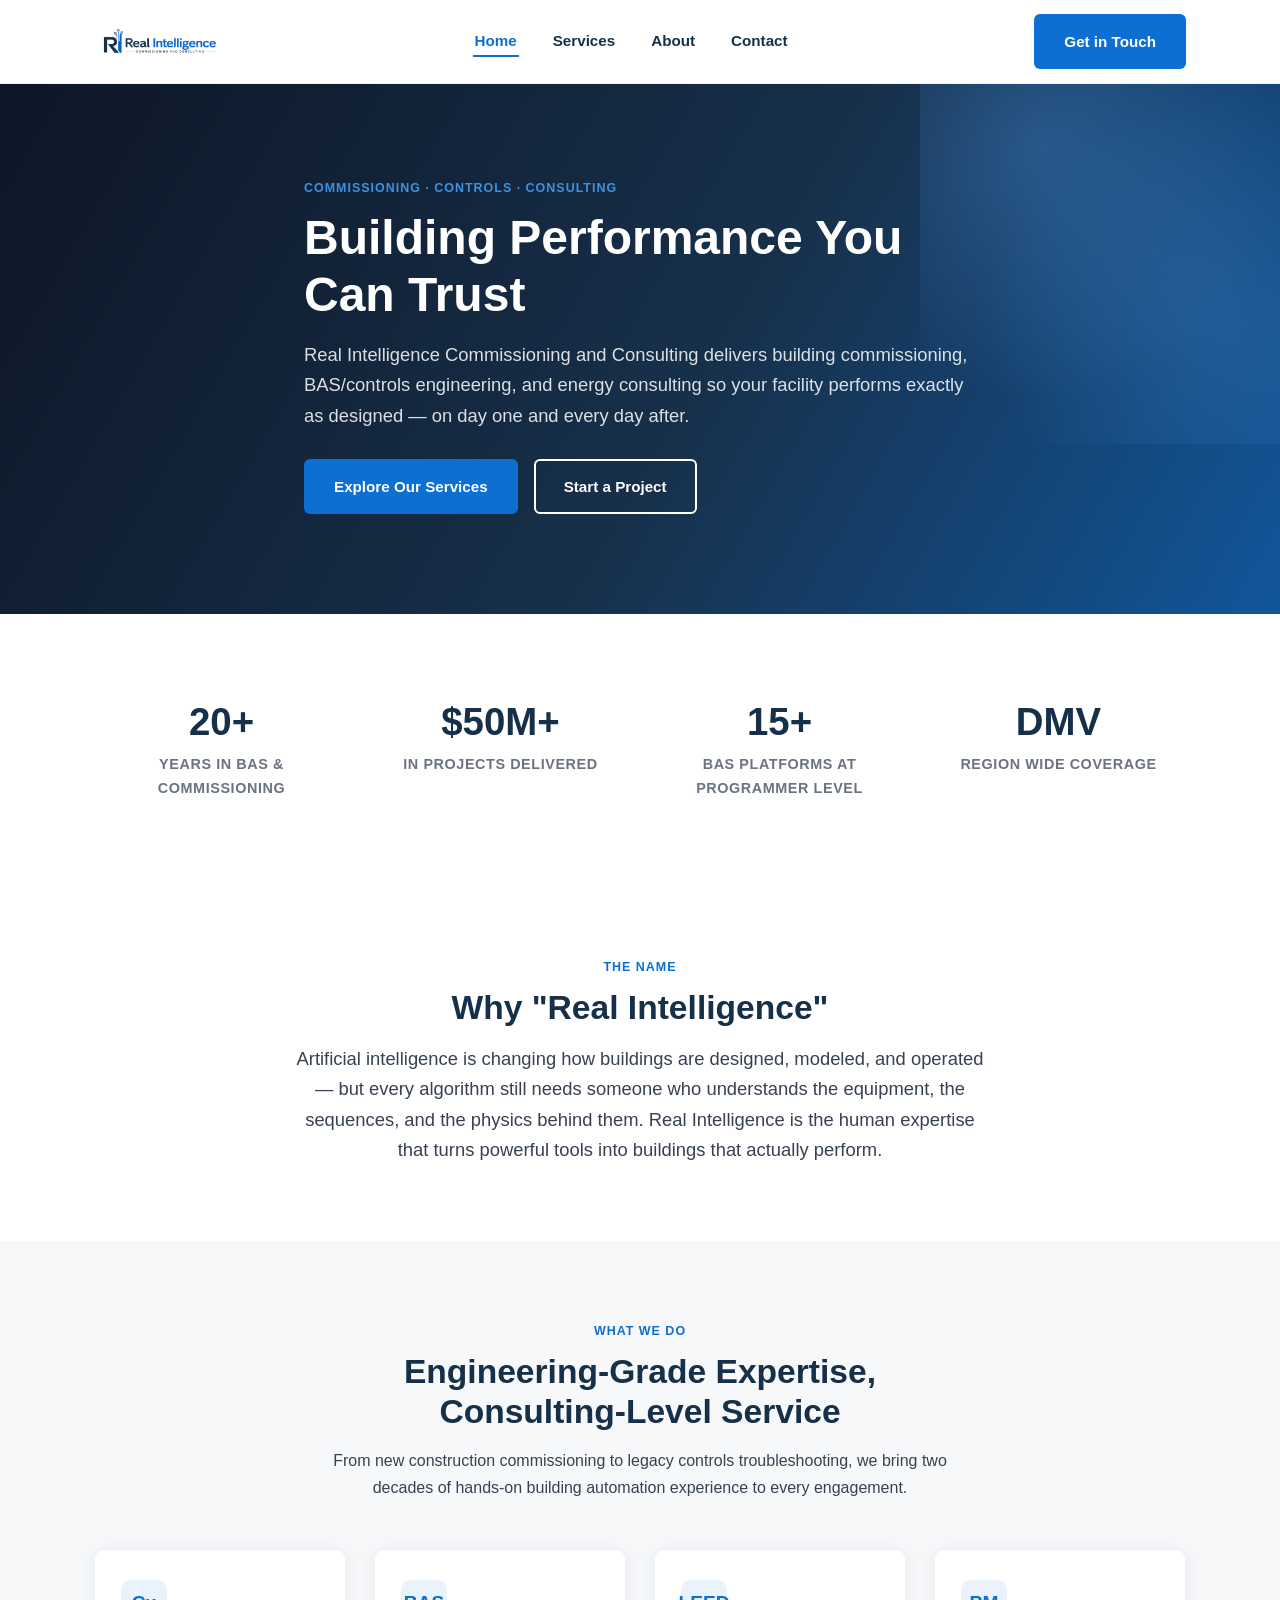
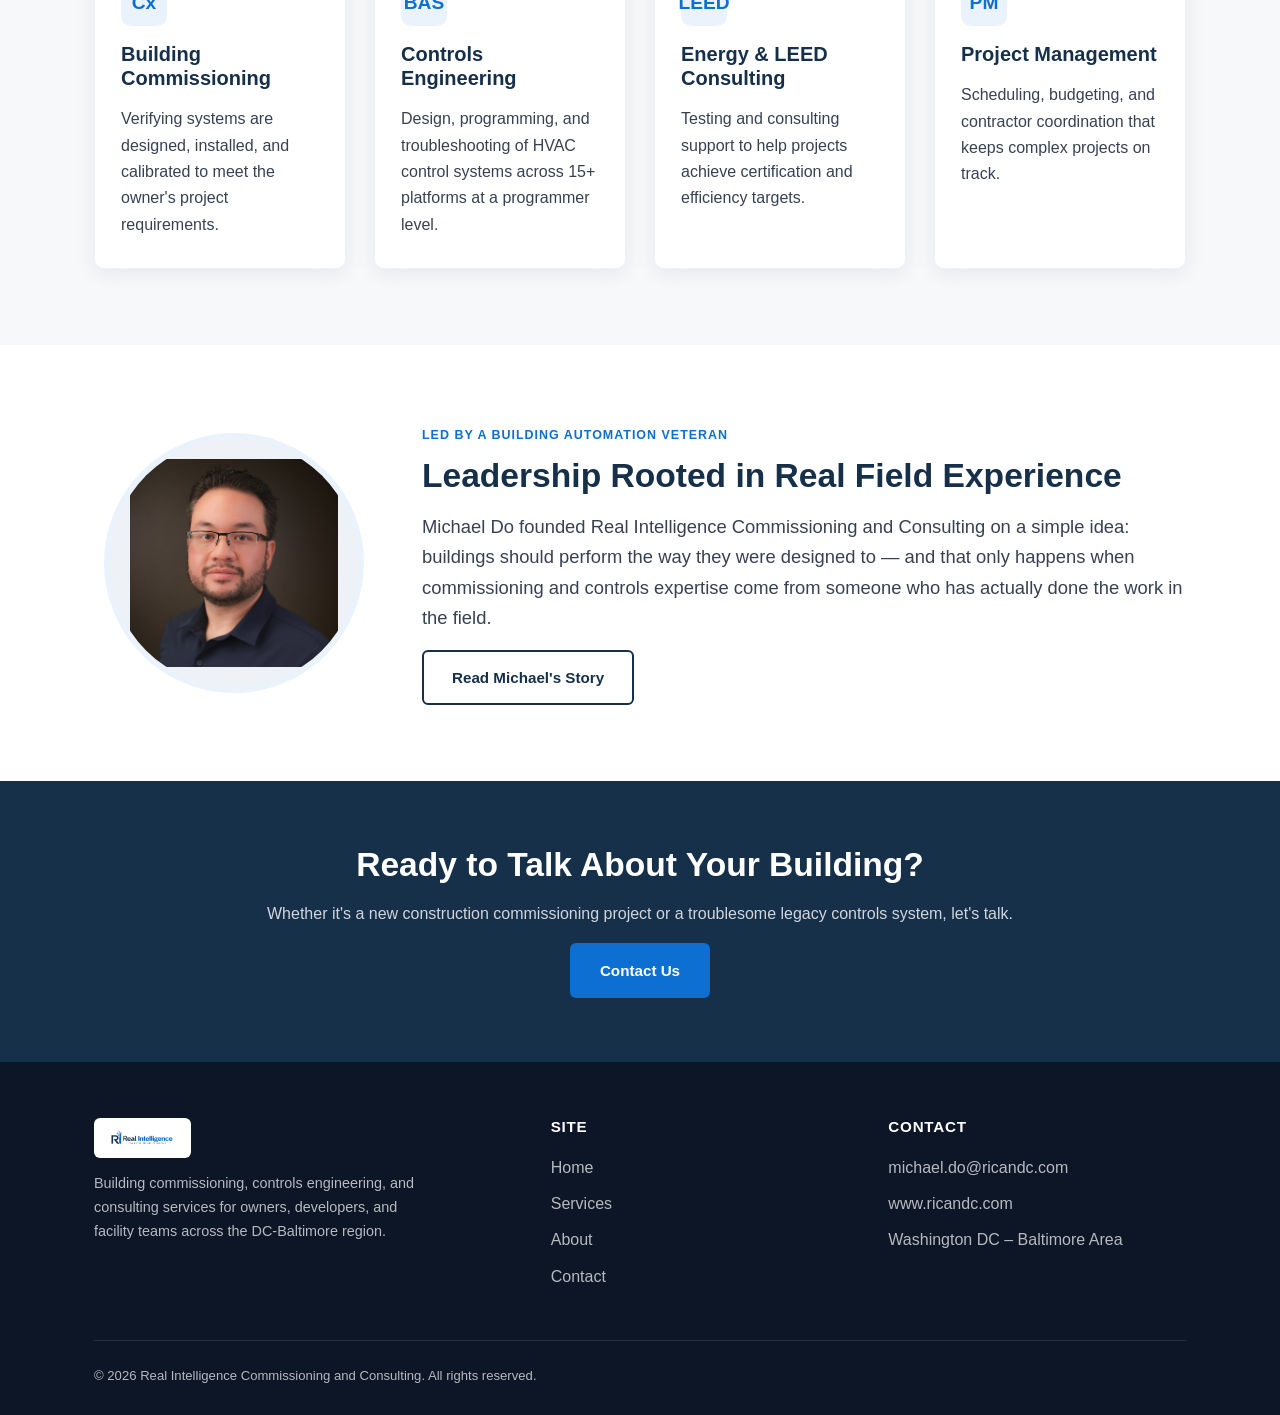
<file: index.html>
<!DOCTYPE html>
<html lang="en">
<head>
<meta charset="UTF-8">
<meta name="viewport" content="width=device-width, initial-scale=1.0">
<title>Real Intelligence Commissioning and Consulting | Building Commissioning &amp; Controls Experts</title>
<meta name="description" content="Real Intelligence Commissioning and Consulting provides building commissioning, BAS/controls engineering, and energy consulting services across the DC-Baltimore region.">
<link rel="stylesheet" href="css/style.css">
</head>
<body>

<header class="site-header">
  <div class="nav-wrap">
    <a href="index.html" class="brand">
      <img src="assets/logo.png" alt="Real Intelligence Commissioning and Consulting logo">
    </a>
    <nav>
      <ul class="nav-links">
        <li><a href="index.html" class="active">Home</a></li>
        <li><a href="services.html">Services</a></li>
        <li><a href="about.html">About</a></li>
        <li><a href="contact.html">Contact</a></li>
      </ul>
    </nav>
    <div class="nav-cta">
      <a href="contact.html" class="btn btn-primary">Get in Touch</a>
      <button class="nav-toggle" aria-label="Toggle navigation">&#9776;</button>
    </div>
  </div>
</header>

<section class="hero">
  <div class="container">
    <span class="eyebrow">Commissioning &middot; Controls &middot; Consulting</span>
    <h1>Building Performance You Can Trust</h1>
    <p class="lead">Real Intelligence Commissioning and Consulting delivers building commissioning, BAS/controls engineering, and energy consulting so your facility performs exactly as designed &mdash; on day one and every day after.</p>
    <div class="hero-actions">
      <a href="services.html" class="btn btn-primary">Explore Our Services</a>
      <a href="contact.html" class="btn btn-outline">Start a Project</a>
    </div>
  </div>
</section>

<section>
  <div class="container">
    <div class="stats">
      <div>
        <div class="stat-num">20+</div>
        <div class="stat-label">Years in BAS &amp; Commissioning</div>
      </div>
      <div>
        <div class="stat-num">$50M+</div>
        <div class="stat-label">In Projects Delivered</div>
      </div>
      <div>
        <div class="stat-num">15+</div>
        <div class="stat-label">BAS Platforms at Programmer Level</div>
      </div>
      <div>
        <div class="stat-num">DMV</div>
        <div class="stat-label">Region Wide Coverage</div>
      </div>
    </div>
  </div>
</section>

<section>
  <div class="container text-center">
    <span class="eyebrow">The Name</span>
    <h2>Why "Real Intelligence"</h2>
    <p class="lead" style="max-width:700px;margin:0 auto;">Artificial intelligence is changing how buildings are designed, modeled, and operated &mdash; but every algorithm still needs someone who understands the equipment, the sequences, and the physics behind them. Real Intelligence is the human expertise that turns powerful tools into buildings that actually perform.</p>
  </div>
</section>

<section class="section-alt">
  <div class="container">
    <div class="section-head">
      <span class="eyebrow">What We Do</span>
      <h2>Engineering-Grade Expertise, Consulting-Level Service</h2>
      <p>From new construction commissioning to legacy controls troubleshooting, we bring two decades of hands-on building automation experience to every engagement.</p>
    </div>
    <div class="grid grid-4">
      <div class="card">
        <div class="card-icon">Cx</div>
        <h3>Building Commissioning</h3>
        <p>Verifying systems are designed, installed, and calibrated to meet the owner's project requirements.</p>
      </div>
      <div class="card">
        <div class="card-icon">BAS</div>
        <h3>Controls Engineering</h3>
        <p>Design, programming, and troubleshooting of HVAC control systems across 15+ platforms at a programmer level.</p>
      </div>
      <div class="card">
        <div class="card-icon">LEED</div>
        <h3>Energy &amp; LEED Consulting</h3>
        <p>Testing and consulting support to help projects achieve certification and efficiency targets.</p>
      </div>
      <div class="card">
        <div class="card-icon">PM</div>
        <h3>Project Management</h3>
        <p>Scheduling, budgeting, and contractor coordination that keeps complex projects on track.</p>
      </div>
    </div>
  </div>
</section>

<section>
  <div class="container">
    <div class="about-hero">
      <div class="headshot-frame">
        <img src="assets/headshot.jpg" alt="Michael Do, Founder of Real Intelligence Commissioning and Consulting">
      </div>
      <div>
        <span class="eyebrow">Led by a Building Automation Veteran</span>
        <h2>Leadership Rooted in Real Field Experience</h2>
        <p class="lead">Michael Do founded Real Intelligence Commissioning and Consulting on a simple idea: buildings should perform the way they were designed to &mdash; and that only happens when commissioning and controls expertise come from someone who has actually done the work in the field.</p>
        <a href="about.html" class="btn btn-outline-navy">Read Michael's Story</a>
      </div>
    </div>
  </div>
</section>

<section class="cta-band">
  <div class="container">
    <h2>Ready to Talk About Your Building?</h2>
    <p>Whether it's a new construction commissioning project or a troublesome legacy controls system, let's talk.</p>
    <a href="contact.html" class="btn btn-primary">Contact Us</a>
  </div>
</section>

<footer class="site-footer">
  <div class="container">
    <div class="footer-grid">
      <div class="footer-brand">
        <img src="assets/logo.png" alt="Real Intelligence Commissioning and Consulting">
        <p>Building commissioning, controls engineering, and consulting services for owners, developers, and facility teams across the DC-Baltimore region.</p>
      </div>
      <div>
        <h4>Site</h4>
        <ul>
          <li><a href="index.html">Home</a></li>
          <li><a href="services.html">Services</a></li>
          <li><a href="about.html">About</a></li>
          <li><a href="contact.html">Contact</a></li>
        </ul>
      </div>
      <div>
        <h4>Contact</h4>
        <ul>
          <li><a href="mailto:michael.do@ricandc.com">michael.do@ricandc.com</a></li>
          <li>www.ricandc.com</li>
          <li>Washington DC &ndash; Baltimore Area</li>
        </ul>
      </div>
    </div>
    <div class="footer-bottom">
      <span>&copy; <span id="year"></span> Real Intelligence Commissioning and Consulting. All rights reserved.</span>
    </div>
  </div>
</footer>

<script src="assets/main.js"></script>
<script>document.getElementById('year').textContent = new Date().getFullYear();</script>
</body>
</html>
</file>
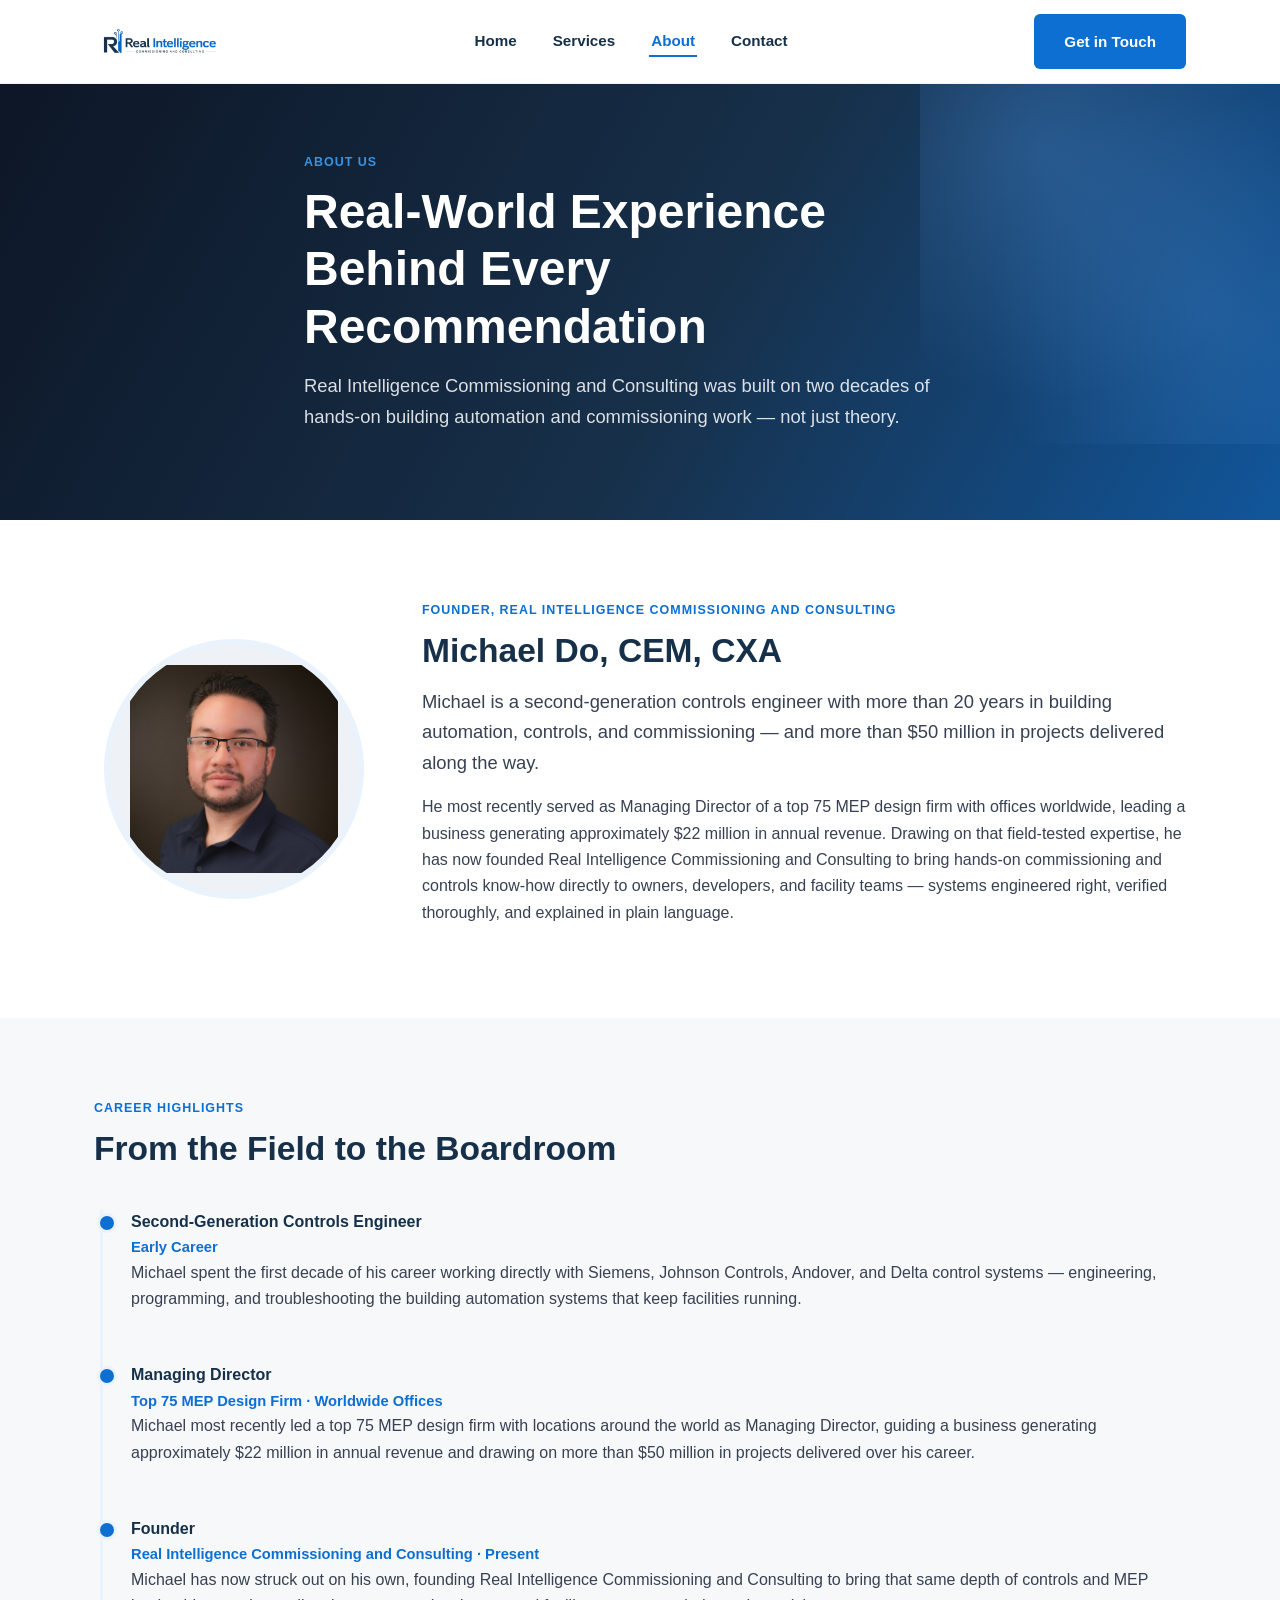
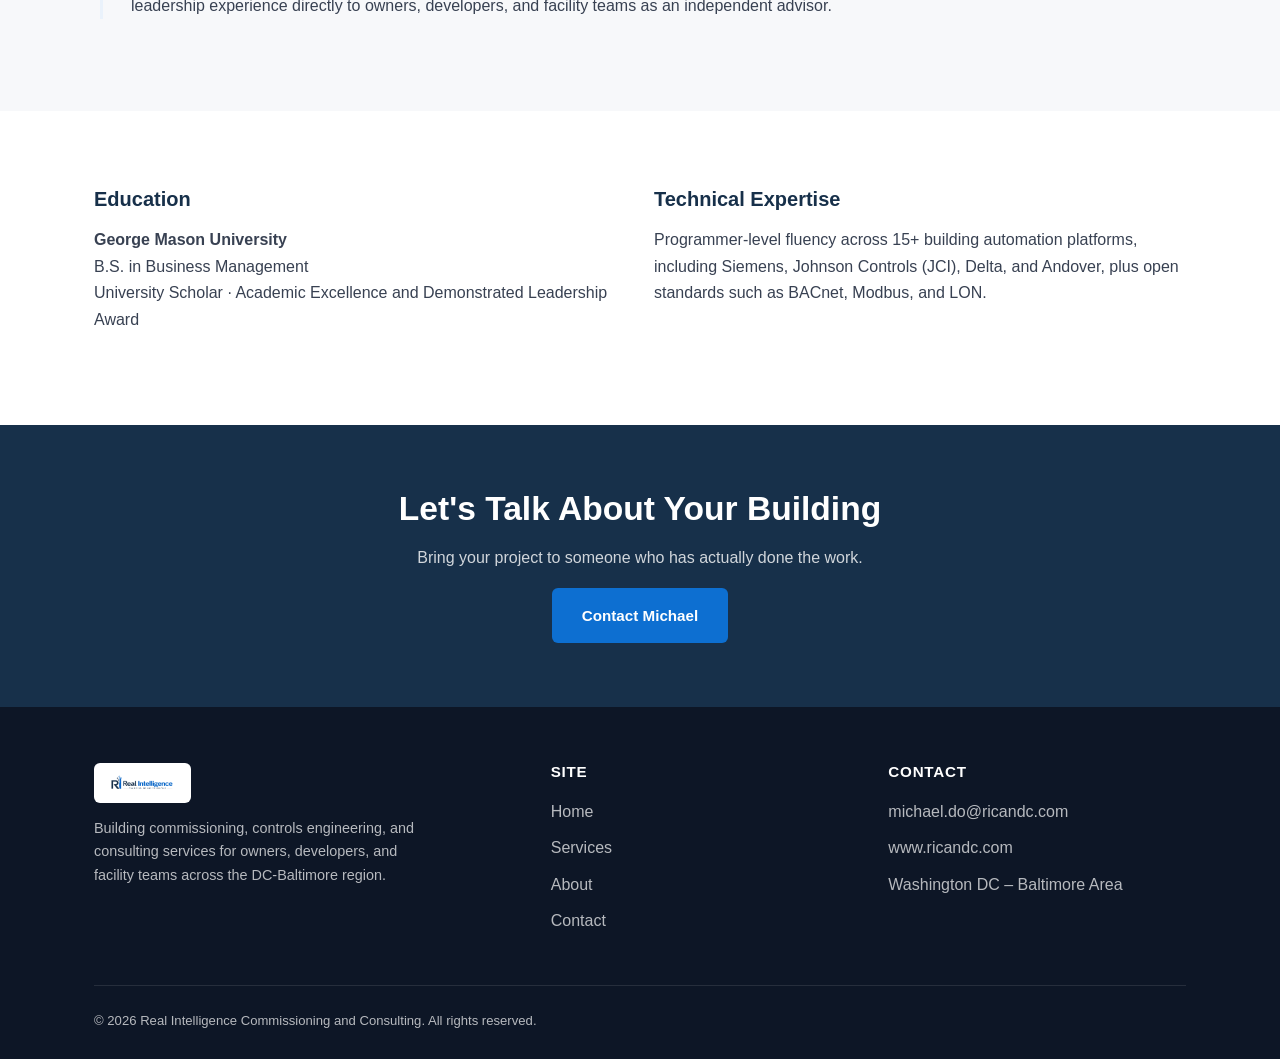
<file: about.html>
<!DOCTYPE html>
<html lang="en">
<head>
<meta charset="UTF-8">
<meta name="viewport" content="width=device-width, initial-scale=1.0">
<title>About | Real Intelligence Commissioning and Consulting</title>
<meta name="description" content="Meet Michael Do, founder of Real Intelligence Commissioning and Consulting, bringing 20+ years of building automation, controls, and commissioning experience.">
<link rel="stylesheet" href="css/style.css">
</head>
<body>

<header class="site-header">
  <div class="nav-wrap">
    <a href="index.html" class="brand">
      <img src="assets/logo.png" alt="Real Intelligence Commissioning and Consulting logo">
    </a>
    <nav>
      <ul class="nav-links">
        <li><a href="index.html">Home</a></li>
        <li><a href="services.html">Services</a></li>
        <li><a href="about.html" class="active">About</a></li>
        <li><a href="contact.html">Contact</a></li>
      </ul>
    </nav>
    <div class="nav-cta">
      <a href="contact.html" class="btn btn-primary">Get in Touch</a>
      <button class="nav-toggle" aria-label="Toggle navigation">&#9776;</button>
    </div>
  </div>
</header>

<section class="hero hero-sm">
  <div class="container">
    <span class="eyebrow">About Us</span>
    <h1>Real-World Experience Behind Every Recommendation</h1>
    <p class="lead">Real Intelligence Commissioning and Consulting was built on two decades of hands-on building automation and commissioning work &mdash; not just theory.</p>
  </div>
</section>

<section>
  <div class="container">
    <div class="about-hero">
      <div class="headshot-frame">
        <img src="assets/headshot.jpg" alt="Michael Do, Founder of Real Intelligence Commissioning and Consulting">
      </div>
      <div>
        <span class="eyebrow">Founder, Real Intelligence Commissioning and Consulting</span>
        <h2 class="mt-0">Michael Do, CEM, CXA</h2>
        <p class="lead">Michael is a second-generation controls engineer with more than 20 years in building automation, controls, and commissioning &mdash; and more than $50 million in projects delivered along the way.</p>
        <p>He most recently served as Managing Director of a top 75 MEP design firm with offices worldwide, leading a business generating approximately $22 million in annual revenue. Drawing on that field-tested expertise, he has now founded Real Intelligence Commissioning and Consulting to bring hands-on commissioning and controls know-how directly to owners, developers, and facility teams &mdash; systems engineered right, verified thoroughly, and explained in plain language.</p>
      </div>
    </div>
  </div>
</section>

<section class="section-alt">
  <div class="container">
    <div class="section-head left">
      <span class="eyebrow">Career Highlights</span>
      <h2>From the Field to the Boardroom</h2>
    </div>
    <div class="timeline">
      <div class="timeline-item">
        <div class="role">Second-Generation Controls Engineer</div>
        <div class="org">Early Career</div>
        <p>Michael spent the first decade of his career working directly with Siemens, Johnson Controls, Andover, and Delta control systems &mdash; engineering, programming, and troubleshooting the building automation systems that keep facilities running.</p>
      </div>
      <div class="timeline-item">
        <div class="role">Managing Director</div>
        <div class="org">Top 75 MEP Design Firm &middot; Worldwide Offices</div>
        <p>Michael most recently led a top 75 MEP design firm with locations around the world as Managing Director, guiding a business generating approximately $22 million in annual revenue and drawing on more than $50 million in projects delivered over his career.</p>
      </div>
      <div class="timeline-item">
        <div class="role">Founder</div>
        <div class="org">Real Intelligence Commissioning and Consulting &middot; Present</div>
        <p>Michael has now struck out on his own, founding Real Intelligence Commissioning and Consulting to bring that same depth of controls and MEP leadership experience directly to owners, developers, and facility teams as an independent advisor.</p>
      </div>
    </div>
  </div>
</section>

<section>
  <div class="container">
    <div class="grid grid-2">
      <div>
        <h3>Education</h3>
        <p><strong>George Mason University</strong><br>B.S. in Business Management<br>University Scholar &middot; Academic Excellence and Demonstrated Leadership Award</p>
      </div>
      <div>
        <h3>Technical Expertise</h3>
        <p>Programmer-level fluency across 15+ building automation platforms, including Siemens, Johnson Controls (JCI), Delta, and Andover, plus open standards such as BACnet, Modbus, and LON.</p>
      </div>
    </div>
  </div>
</section>

<section class="cta-band">
  <div class="container">
    <h2>Let's Talk About Your Building</h2>
    <p>Bring your project to someone who has actually done the work.</p>
    <a href="contact.html" class="btn btn-primary">Contact Michael</a>
  </div>
</section>

<footer class="site-footer">
  <div class="container">
    <div class="footer-grid">
      <div class="footer-brand">
        <img src="assets/logo.png" alt="Real Intelligence Commissioning and Consulting">
        <p>Building commissioning, controls engineering, and consulting services for owners, developers, and facility teams across the DC-Baltimore region.</p>
      </div>
      <div>
        <h4>Site</h4>
        <ul>
          <li><a href="index.html">Home</a></li>
          <li><a href="services.html">Services</a></li>
          <li><a href="about.html">About</a></li>
          <li><a href="contact.html">Contact</a></li>
        </ul>
      </div>
      <div>
        <h4>Contact</h4>
        <ul>
          <li><a href="mailto:michael.do@ricandc.com">michael.do@ricandc.com</a></li>
          <li>www.ricandc.com</li>
          <li>Washington DC &ndash; Baltimore Area</li>
        </ul>
      </div>
    </div>
    <div class="footer-bottom">
      <span>&copy; <span id="year"></span> Real Intelligence Commissioning and Consulting. All rights reserved.</span>
    </div>
  </div>
</footer>

<script src="assets/main.js"></script>
<script>document.getElementById('year').textContent = new Date().getFullYear();</script>
</body>
</html>
</file>
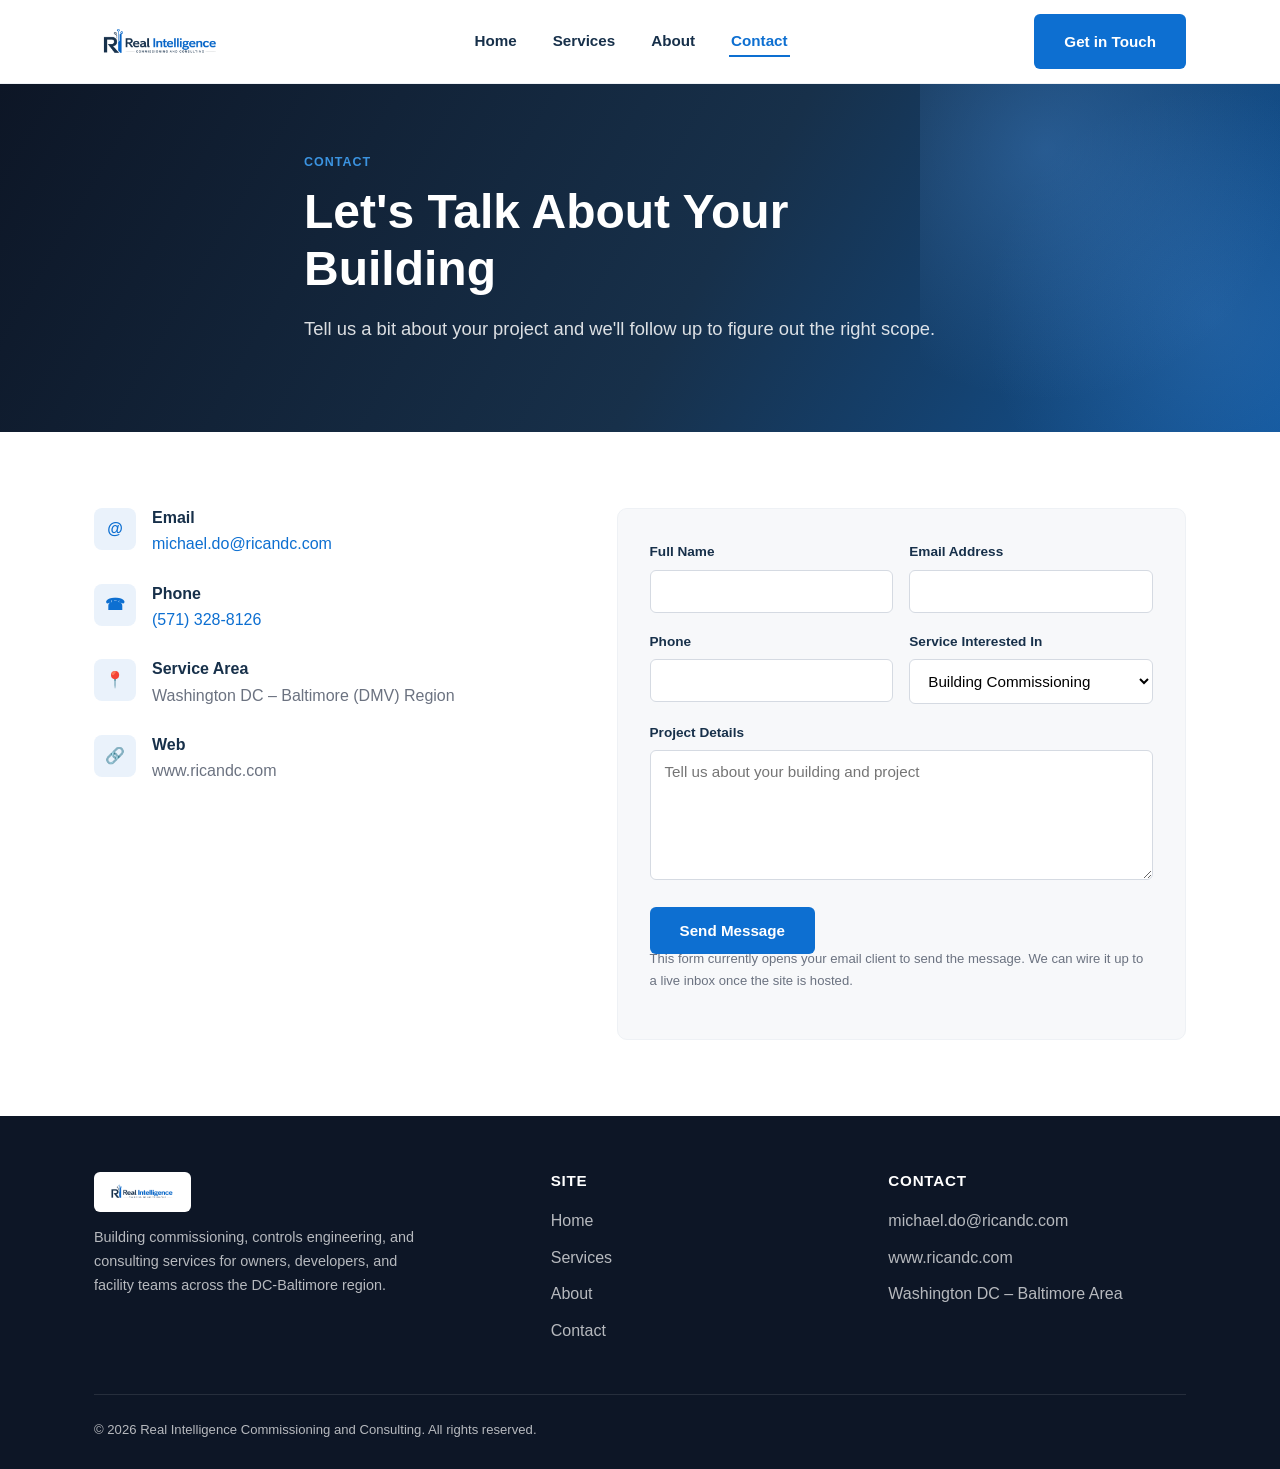
<file: contact.html>
<!DOCTYPE html>
<html lang="en">
<head>
<meta charset="UTF-8">
<meta name="viewport" content="width=device-width, initial-scale=1.0">
<title>Contact | Real Intelligence Commissioning and Consulting</title>
<meta name="description" content="Get in touch with Real Intelligence Commissioning and Consulting to discuss your building commissioning, controls, or consulting project.">
<link rel="stylesheet" href="css/style.css">
</head>
<body>

<header class="site-header">
  <div class="nav-wrap">
    <a href="index.html" class="brand">
      <img src="assets/logo.png" alt="Real Intelligence Commissioning and Consulting logo">
    </a>
    <nav>
      <ul class="nav-links">
        <li><a href="index.html">Home</a></li>
        <li><a href="services.html">Services</a></li>
        <li><a href="about.html">About</a></li>
        <li><a href="contact.html" class="active">Contact</a></li>
      </ul>
    </nav>
    <div class="nav-cta">
      <a href="contact.html" class="btn btn-primary">Get in Touch</a>
      <button class="nav-toggle" aria-label="Toggle navigation">&#9776;</button>
    </div>
  </div>
</header>

<section class="hero hero-sm">
  <div class="container">
    <span class="eyebrow">Contact</span>
    <h1>Let's Talk About Your Building</h1>
    <p class="lead">Tell us a bit about your project and we'll follow up to figure out the right scope.</p>
  </div>
</section>

<section>
  <div class="container">
    <div class="contact-grid">
      <div>
        <div class="contact-info-item">
          <div class="icon">@</div>
          <div>
            <h3>Email</h3>
            <p><a href="mailto:michael.do@ricandc.com">michael.do@ricandc.com</a></p>
          </div>
        </div>
        <div class="contact-info-item">
          <div class="icon">&#9742;</div>
          <div>
            <h3>Phone</h3>
            <p><a href="tel:+15713288126">(571) 328-8126</a></p>
          </div>
        </div>
        <div class="contact-info-item">
          <div class="icon">&#128205;</div>
          <div>
            <h3>Service Area</h3>
            <p>Washington DC &ndash; Baltimore (DMV) Region</p>
          </div>
        </div>
        <div class="contact-info-item">
          <div class="icon">&#128279;</div>
          <div>
            <h3>Web</h3>
            <p>www.ricandc.com</p>
          </div>
        </div>
      </div>

      <form class="contact-form">
        <div class="form-row">
          <div>
            <label for="name">Full Name</label>
            <input type="text" id="name" name="name" required>
          </div>
          <div>
            <label for="email">Email Address</label>
            <input type="email" id="email" name="email" required>
          </div>
        </div>
        <div class="form-row">
          <div>
            <label for="phone">Phone</label>
            <input type="tel" id="phone" name="phone">
          </div>
          <div>
            <label for="service">Service Interested In</label>
            <select id="service" name="service">
              <option>Building Commissioning</option>
              <option>BAS / Controls Engineering</option>
              <option>LEED / Energy Consulting</option>
              <option>Project Management</option>
              <option>Other</option>
            </select>
          </div>
        </div>
        <label for="message">Project Details</label>
        <textarea id="message" name="message" placeholder="Tell us about your building and project"></textarea>
        <button type="submit" class="btn btn-primary">Send Message</button>
        <p class="form-note">This form currently opens your email client to send the message. We can wire it up to a live inbox once the site is hosted.</p>
      </form>
    </div>
  </div>
</section>

<footer class="site-footer">
  <div class="container">
    <div class="footer-grid">
      <div class="footer-brand">
        <img src="assets/logo.png" alt="Real Intelligence Commissioning and Consulting">
        <p>Building commissioning, controls engineering, and consulting services for owners, developers, and facility teams across the DC-Baltimore region.</p>
      </div>
      <div>
        <h4>Site</h4>
        <ul>
          <li><a href="index.html">Home</a></li>
          <li><a href="services.html">Services</a></li>
          <li><a href="about.html">About</a></li>
          <li><a href="contact.html">Contact</a></li>
        </ul>
      </div>
      <div>
        <h4>Contact</h4>
        <ul>
          <li><a href="mailto:michael.do@ricandc.com">michael.do@ricandc.com</a></li>
          <li>www.ricandc.com</li>
          <li>Washington DC &ndash; Baltimore Area</li>
        </ul>
      </div>
    </div>
    <div class="footer-bottom">
      <span>&copy; <span id="year"></span> Real Intelligence Commissioning and Consulting. All rights reserved.</span>
    </div>
  </div>
</footer>

<script src="assets/main.js"></script>
<script>document.getElementById('year').textContent = new Date().getFullYear();</script>
</body>
</html>
</file>
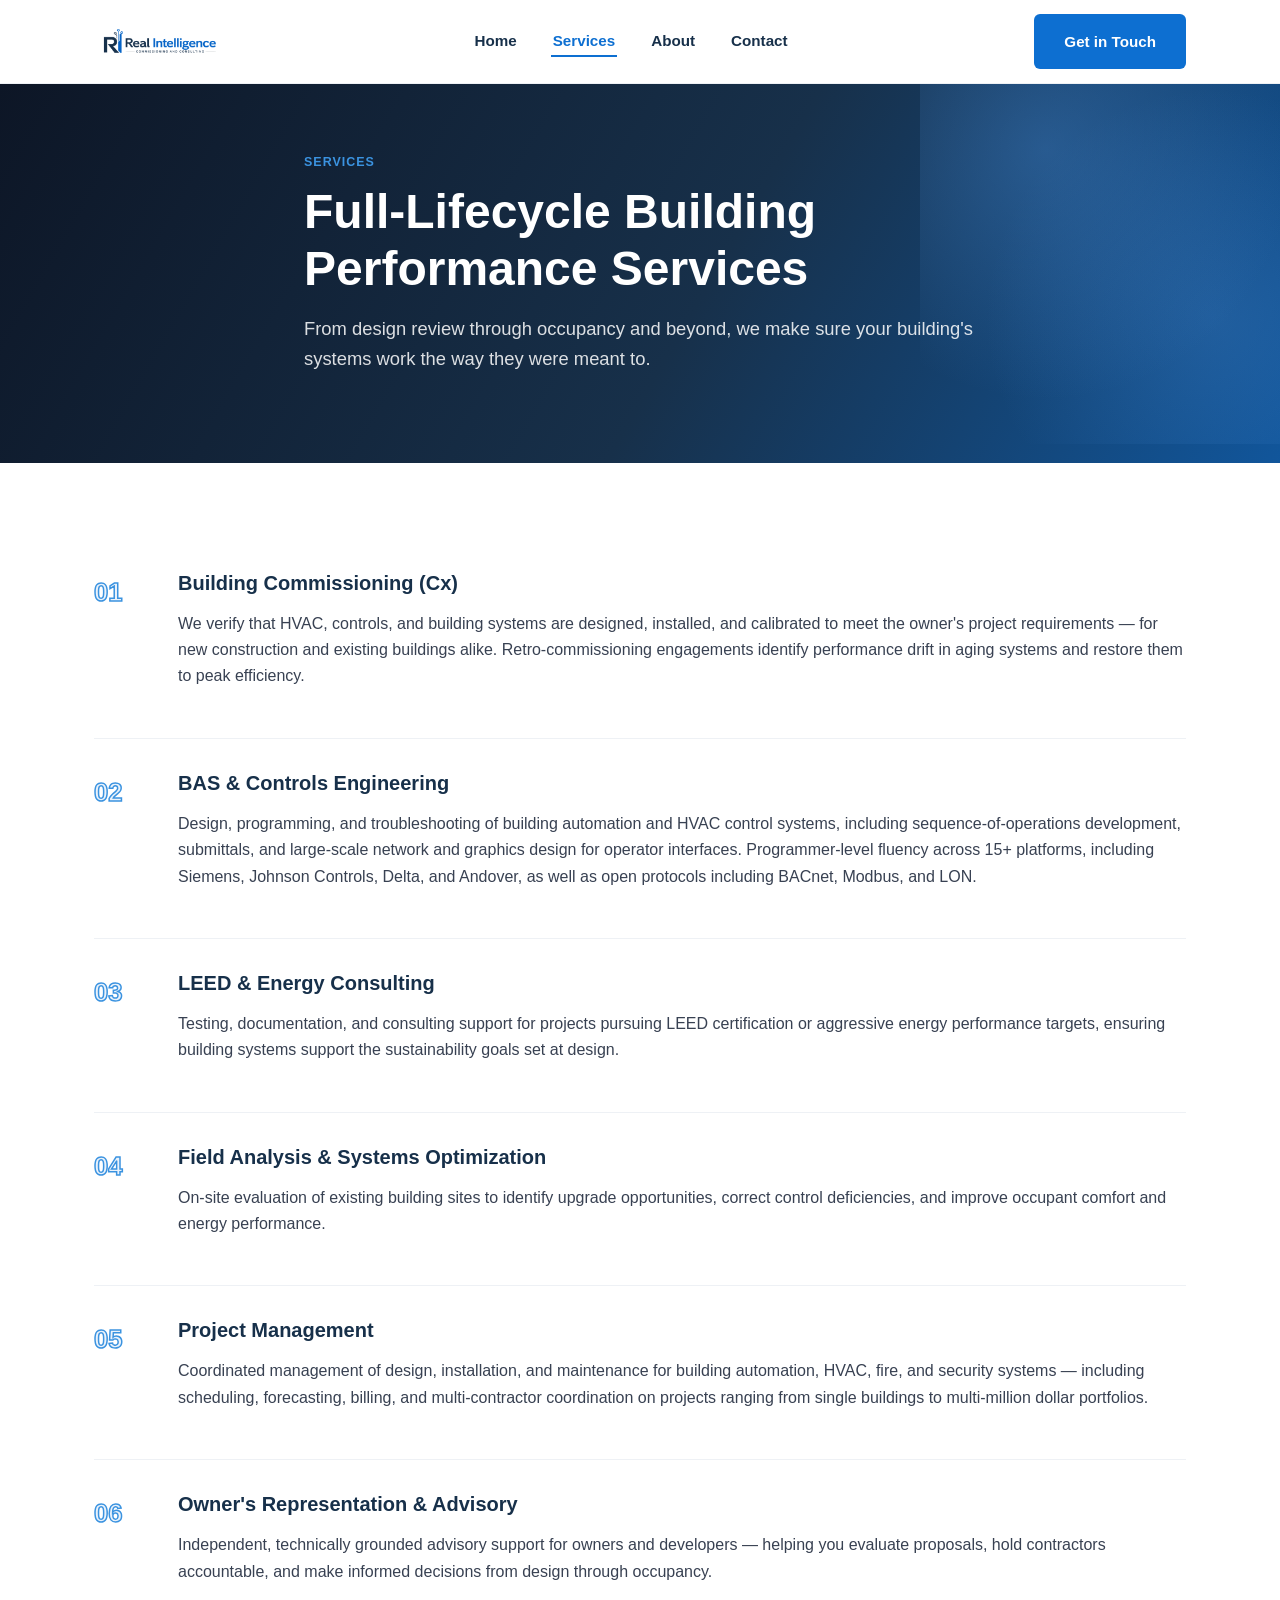
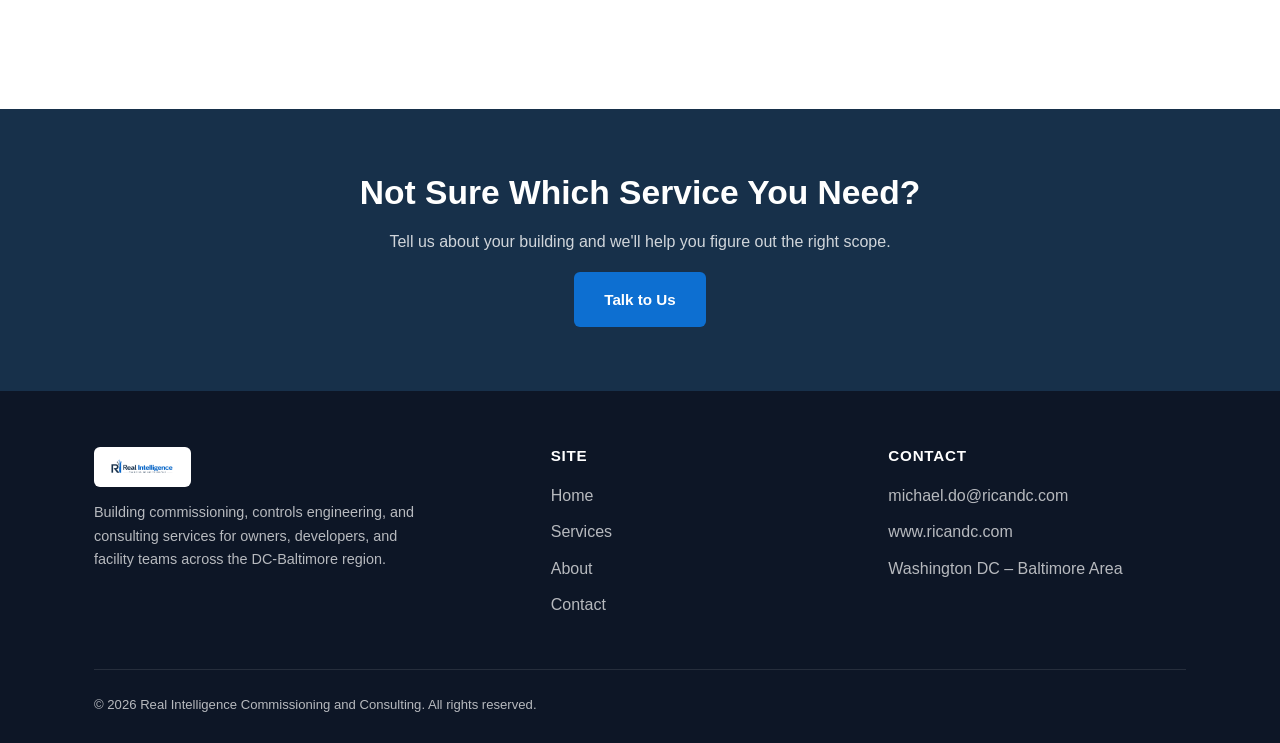
<file: services.html>
<!DOCTYPE html>
<html lang="en">
<head>
<meta charset="UTF-8">
<meta name="viewport" content="width=device-width, initial-scale=1.0">
<title>Services | Real Intelligence Commissioning and Consulting</title>
<meta name="description" content="Building commissioning, BAS/controls engineering, LEED and energy consulting, and project management services from Real Intelligence Commissioning and Consulting.">
<link rel="stylesheet" href="css/style.css">
</head>
<body>

<header class="site-header">
  <div class="nav-wrap">
    <a href="index.html" class="brand">
      <img src="assets/logo.png" alt="Real Intelligence Commissioning and Consulting logo">
    </a>
    <nav>
      <ul class="nav-links">
        <li><a href="index.html">Home</a></li>
        <li><a href="services.html" class="active">Services</a></li>
        <li><a href="about.html">About</a></li>
        <li><a href="contact.html">Contact</a></li>
      </ul>
    </nav>
    <div class="nav-cta">
      <a href="contact.html" class="btn btn-primary">Get in Touch</a>
      <button class="nav-toggle" aria-label="Toggle navigation">&#9776;</button>
    </div>
  </div>
</header>

<section class="hero hero-sm">
  <div class="container">
    <span class="eyebrow">Services</span>
    <h1>Full-Lifecycle Building Performance Services</h1>
    <p class="lead">From design review through occupancy and beyond, we make sure your building's systems work the way they were meant to.</p>
  </div>
</section>

<section>
  <div class="container">
    <div class="service-detail">
      <div class="num">01</div>
      <div>
        <h3>Building Commissioning (Cx)</h3>
        <p>We verify that HVAC, controls, and building systems are designed, installed, and calibrated to meet the owner's project requirements &mdash; for new construction and existing buildings alike. Retro-commissioning engagements identify performance drift in aging systems and restore them to peak efficiency.</p>
      </div>
    </div>
    <div class="service-detail">
      <div class="num">02</div>
      <div>
        <h3>BAS &amp; Controls Engineering</h3>
        <p>Design, programming, and troubleshooting of building automation and HVAC control systems, including sequence-of-operations development, submittals, and large-scale network and graphics design for operator interfaces. Programmer-level fluency across 15+ platforms, including Siemens, Johnson Controls, Delta, and Andover, as well as open protocols including BACnet, Modbus, and LON.</p>
      </div>
    </div>
    <div class="service-detail">
      <div class="num">03</div>
      <div>
        <h3>LEED &amp; Energy Consulting</h3>
        <p>Testing, documentation, and consulting support for projects pursuing LEED certification or aggressive energy performance targets, ensuring building systems support the sustainability goals set at design.</p>
      </div>
    </div>
    <div class="service-detail">
      <div class="num">04</div>
      <div>
        <h3>Field Analysis &amp; Systems Optimization</h3>
        <p>On-site evaluation of existing building sites to identify upgrade opportunities, correct control deficiencies, and improve occupant comfort and energy performance.</p>
      </div>
    </div>
    <div class="service-detail">
      <div class="num">05</div>
      <div>
        <h3>Project Management</h3>
        <p>Coordinated management of design, installation, and maintenance for building automation, HVAC, fire, and security systems &mdash; including scheduling, forecasting, billing, and multi-contractor coordination on projects ranging from single buildings to multi-million dollar portfolios.</p>
      </div>
    </div>
    <div class="service-detail">
      <div class="num">06</div>
      <div>
        <h3>Owner's Representation &amp; Advisory</h3>
        <p>Independent, technically grounded advisory support for owners and developers &mdash; helping you evaluate proposals, hold contractors accountable, and make informed decisions from design through occupancy.</p>
      </div>
    </div>
  </div>
</section>

<section class="cta-band">
  <div class="container">
    <h2>Not Sure Which Service You Need?</h2>
    <p>Tell us about your building and we'll help you figure out the right scope.</p>
    <a href="contact.html" class="btn btn-primary">Talk to Us</a>
  </div>
</section>

<footer class="site-footer">
  <div class="container">
    <div class="footer-grid">
      <div class="footer-brand">
        <img src="assets/logo.png" alt="Real Intelligence Commissioning and Consulting">
        <p>Building commissioning, controls engineering, and consulting services for owners, developers, and facility teams across the DC-Baltimore region.</p>
      </div>
      <div>
        <h4>Site</h4>
        <ul>
          <li><a href="index.html">Home</a></li>
          <li><a href="services.html">Services</a></li>
          <li><a href="about.html">About</a></li>
          <li><a href="contact.html">Contact</a></li>
        </ul>
      </div>
      <div>
        <h4>Contact</h4>
        <ul>
          <li><a href="mailto:michael.do@ricandc.com">michael.do@ricandc.com</a></li>
          <li>www.ricandc.com</li>
          <li>Washington DC &ndash; Baltimore Area</li>
        </ul>
      </div>
    </div>
    <div class="footer-bottom">
      <span>&copy; <span id="year"></span> Real Intelligence Commissioning and Consulting. All rights reserved.</span>
    </div>
  </div>
</footer>

<script src="assets/main.js"></script>
<script>document.getElementById('year').textContent = new Date().getFullYear();</script>
</body>
</html>
</file>
<file: css/style.css>
/* ==========================================================================
   Real Intelligence Commissioning and Consulting — shared stylesheet
   Palette sampled from company logo (navy + electric blue)
   ========================================================================== */

:root {
  --navy: #17304a;
  --navy-dark: #0d1626;
  --blue: #0d6fd1;
  --blue-light: #3b93e0;
  --blue-pale: #eaf2fb;
  --gray-50: #f7f8fa;
  --gray-100: #eef1f5;
  --gray-300: #d5dae2;
  --gray-500: #6b7280;
  --gray-700: #384152;
  --white: #ffffff;
  --shadow: 0 4px 20px rgba(22, 35, 63, 0.08);
  --shadow-lg: 0 12px 40px rgba(22, 35, 63, 0.14);
  --radius: 10px;
  --max-width: 1140px;
  --font: -apple-system, BlinkMacSystemFont, "Segoe UI", Roboto, Helvetica, Arial, sans-serif;
}

* { box-sizing: border-box; }

html { scroll-behavior: smooth; }

body {
  margin: 0;
  font-family: var(--font);
  color: var(--gray-700);
  background: var(--white);
  line-height: 1.65;
  -webkit-font-smoothing: antialiased;
}

img { max-width: 100%; display: block; }

a { color: var(--blue); text-decoration: none; }
a:hover { color: var(--navy); }

.container {
  max-width: var(--max-width);
  margin: 0 auto;
  padding: 0 24px;
}

h1, h2, h3, h4 {
  color: var(--navy);
  line-height: 1.2;
  margin: 0 0 16px;
  font-weight: 700;
}

h1 { font-size: clamp(2.1rem, 4vw, 3rem); }
h2 { font-size: clamp(1.6rem, 3vw, 2.1rem); }
h3 { font-size: 1.25rem; }

p { margin: 0 0 16px; }

.eyebrow {
  display: inline-block;
  color: var(--blue);
  font-weight: 700;
  letter-spacing: 0.08em;
  text-transform: uppercase;
  font-size: 0.78rem;
  margin-bottom: 10px;
}

.lead {
  font-size: 1.15rem;
  color: var(--gray-700);
}

/* ---------- Buttons ---------- */
.btn {
  display: inline-block;
  padding: 13px 28px;
  border-radius: 6px;
  font-weight: 600;
  font-size: 0.95rem;
  transition: all 0.2s ease;
  border: 2px solid transparent;
  cursor: pointer;
}
.btn-primary {
  background: var(--blue);
  color: var(--white);
}
.btn-primary:hover {
  background: var(--navy);
  color: var(--white);
}
.btn-outline {
  border-color: var(--white);
  color: var(--white);
}
.btn-outline:hover {
  background: var(--white);
  color: var(--navy);
}
.btn-outline-navy {
  border-color: var(--navy);
  color: var(--navy);
}
.btn-outline-navy:hover {
  background: var(--navy);
  color: var(--white);
}

/* ---------- Header / Nav ---------- */
.site-header {
  position: sticky;
  top: 0;
  z-index: 100;
  background: var(--white);
  border-bottom: 1px solid var(--gray-100);
}
.nav-wrap {
  display: flex;
  align-items: center;
  justify-content: space-between;
  padding: 14px 24px;
  max-width: var(--max-width);
  margin: 0 auto;
}
.brand {
  display: flex;
  align-items: center;
  gap: 10px;
}
.brand img { height: 44px; width: auto; }
.brand-fallback {
  font-weight: 800;
  font-size: 1.1rem;
  color: var(--navy);
  letter-spacing: -0.01em;
}
.brand-fallback span { color: var(--blue); }

.nav-links {
  display: flex;
  gap: 32px;
  list-style: none;
  margin: 0;
  padding: 0;
}
.nav-links a {
  color: var(--navy);
  font-weight: 600;
  font-size: 0.95rem;
  padding: 6px 2px;
  border-bottom: 2px solid transparent;
}
.nav-links a:hover,
.nav-links a.active {
  color: var(--blue);
  border-bottom-color: var(--blue);
}

.nav-cta {
  display: flex;
  align-items: center;
  gap: 20px;
}

.nav-toggle { display: none; }

@media (max-width: 780px) {
  .nav-links {
    position: absolute;
    top: 72px;
    left: 0;
    right: 0;
    background: var(--white);
    flex-direction: column;
    gap: 0;
    border-top: 1px solid var(--gray-100);
    box-shadow: var(--shadow);
    display: none;
  }
  .nav-links.open { display: flex; }
  .nav-links a { display: block; padding: 16px 24px; border-bottom: 1px solid var(--gray-100); }
  .nav-cta .btn { display: none; }
  .nav-toggle {
    display: block;
    background: none;
    border: none;
    font-size: 1.6rem;
    color: var(--navy);
    cursor: pointer;
  }
}

/* ---------- Hero ---------- */
.hero {
  background: linear-gradient(120deg, var(--navy-dark) 0%, var(--navy) 55%, var(--blue) 130%);
  color: var(--white);
  padding: 90px 0 100px;
  position: relative;
  overflow: hidden;
}
.hero .container {
  position: relative;
  z-index: 2;
  max-width: 720px;
}
.hero .eyebrow { color: var(--blue-light); }
.hero h1 { color: var(--white); }
.hero p.lead { color: rgba(255,255,255,0.85); }
.hero-actions { display: flex; gap: 16px; margin-top: 28px; flex-wrap: wrap; }

.hero-sm {
  padding: 64px 0 72px;
}

/* subtle circuit-node decoration echoing the logo mark */
.hero::after {
  content: "";
  position: absolute;
  right: -60px;
  top: -60px;
  width: 420px;
  height: 420px;
  background:
    radial-gradient(circle at 30% 30%, rgba(76,143,217,0.35) 0, rgba(76,143,217,0) 60%),
    radial-gradient(circle at 70% 70%, rgba(76,143,217,0.25) 0, rgba(76,143,217,0) 55%);
  z-index: 1;
}

/* ---------- Sections ---------- */
section { padding: 76px 0; }
.section-alt { background: var(--gray-50); }
.section-head { max-width: 640px; margin: 0 auto 48px; text-align: center; }
.section-head.left { margin: 0 0 40px; text-align: left; }

/* ---------- Cards / Grid ---------- */
.grid {
  display: grid;
  gap: 28px;
}
.grid-4 { grid-template-columns: repeat(4, 1fr); }
.grid-3 { grid-template-columns: repeat(3, 1fr); }
.grid-2 { grid-template-columns: repeat(2, 1fr); }

@media (max-width: 980px) {
  .grid-4 { grid-template-columns: repeat(2, 1fr); }
  .grid-3 { grid-template-columns: repeat(2, 1fr); }
}
@media (max-width: 640px) {
  .grid-4, .grid-3, .grid-2 { grid-template-columns: 1fr; }
}

.card {
  background: var(--white);
  border: 1px solid var(--gray-100);
  border-radius: var(--radius);
  padding: 30px 26px;
  box-shadow: var(--shadow);
  transition: transform 0.2s ease, box-shadow 0.2s ease;
}
.card:hover { transform: translateY(-4px); box-shadow: var(--shadow-lg); }
.card-icon {
  width: 46px;
  height: 46px;
  border-radius: 10px;
  background: var(--blue-pale);
  color: var(--blue);
  display: flex;
  align-items: center;
  justify-content: center;
  font-weight: 800;
  font-size: 1.2rem;
  margin-bottom: 16px;
}
.card p:last-child { margin-bottom: 0; }

.service-detail {
  display: grid;
  grid-template-columns: 64px 1fr;
  gap: 20px;
  padding: 32px 0;
  border-bottom: 1px solid var(--gray-100);
}
.service-detail:last-child { border-bottom: none; }
.service-detail .num {
  font-size: 1.6rem;
  font-weight: 800;
  color: var(--blue-pale);
  -webkit-text-stroke: 1.5px var(--blue-light);
}

/* ---------- Stats ---------- */
.stats {
  display: grid;
  grid-template-columns: repeat(4, 1fr);
  gap: 24px;
  text-align: center;
}
.stats .stat-num {
  font-size: 2.4rem;
  font-weight: 800;
  color: var(--navy);
}
.stats .stat-label {
  color: var(--gray-500);
  font-size: 0.9rem;
  font-weight: 600;
  text-transform: uppercase;
  letter-spacing: 0.04em;
}
@media (max-width: 640px) {
  .stats { grid-template-columns: repeat(2, 1fr); }
}

/* ---------- About page ---------- */
.about-hero {
  display: grid;
  grid-template-columns: 280px 1fr;
  gap: 48px;
  align-items: center;
}
@media (max-width: 780px) {
  .about-hero { grid-template-columns: 1fr; text-align: center; }
}
.headshot-frame {
  width: 260px;
  height: 260px;
  border-radius: 50%;
  overflow: hidden;
  border: 6px solid var(--blue-pale);
  margin: 0 auto;
  background: var(--gray-100);
  display: flex;
  align-items: center;
  justify-content: center;
  color: var(--gray-500);
  font-size: 0.85rem;
  text-align: center;
  padding: 20px;
}
.headshot-frame img { width: 100%; height: 100%; object-fit: cover; object-position: center 15%; }

.timeline {
  border-left: 3px solid var(--blue-pale);
  padding-left: 28px;
  margin-left: 6px;
}
.timeline-item { position: relative; padding-bottom: 34px; }
.timeline-item:last-child { padding-bottom: 0; }
.timeline-item::before {
  content: "";
  position: absolute;
  left: -34px;
  top: 4px;
  width: 14px;
  height: 14px;
  border-radius: 50%;
  background: var(--blue);
  border: 3px solid var(--blue-pale);
}
.timeline-item .role { font-weight: 700; color: var(--navy); }
.timeline-item .org { color: var(--blue); font-weight: 600; font-size: 0.92rem; }

/* ---------- CTA band ---------- */
.cta-band {
  background: var(--navy);
  color: var(--white);
  text-align: center;
  padding: 64px 0;
}
.cta-band h2 { color: var(--white); }
.cta-band p { color: rgba(255,255,255,0.8); }

/* ---------- Contact ---------- */
.contact-grid {
  display: grid;
  grid-template-columns: 1fr 1.2fr;
  gap: 48px;
}
@media (max-width: 860px) {
  .contact-grid { grid-template-columns: 1fr; }
}
.contact-info-item {
  display: flex;
  gap: 16px;
  margin-bottom: 26px;
}
.contact-info-item .icon {
  width: 42px;
  height: 42px;
  border-radius: 8px;
  background: var(--blue-pale);
  color: var(--blue);
  display: flex;
  align-items: center;
  justify-content: center;
  flex-shrink: 0;
  font-weight: 700;
}
.contact-info-item h3 { margin-bottom: 4px; font-size: 1rem; }
.contact-info-item p { margin: 0; color: var(--gray-500); }

form.contact-form {
  background: var(--gray-50);
  border: 1px solid var(--gray-100);
  border-radius: var(--radius);
  padding: 32px;
}
.form-row { display: grid; grid-template-columns: 1fr 1fr; gap: 16px; }
@media (max-width: 500px) { .form-row { grid-template-columns: 1fr; } }
.contact-form label {
  display: block;
  font-weight: 600;
  font-size: 0.85rem;
  color: var(--navy);
  margin-bottom: 6px;
}
.contact-form input,
.contact-form textarea,
.contact-form select {
  width: 100%;
  padding: 12px 14px;
  border: 1px solid var(--gray-300);
  border-radius: 6px;
  font-family: var(--font);
  font-size: 0.95rem;
  margin-bottom: 18px;
  background: var(--white);
}
.contact-form textarea { min-height: 130px; resize: vertical; }
.form-note {
  font-size: 0.82rem;
  color: var(--gray-500);
  margin-top: -6px;
}

/* ---------- Footer ---------- */
.site-footer {
  background: var(--navy-dark);
  color: rgba(255,255,255,0.7);
  padding: 56px 0 28px;
}
.footer-grid {
  display: grid;
  grid-template-columns: 1.4fr 1fr 1fr;
  gap: 40px;
  margin-bottom: 40px;
}
@media (max-width: 700px) {
  .footer-grid { grid-template-columns: 1fr; }
}
.footer-grid h4 {
  color: var(--white);
  font-size: 0.95rem;
  text-transform: uppercase;
  letter-spacing: 0.05em;
  margin-bottom: 18px;
}
.footer-grid ul { list-style: none; margin: 0; padding: 0; }
.footer-grid li { margin-bottom: 10px; }
.footer-grid a { color: rgba(255,255,255,0.7); }
.footer-grid a:hover { color: var(--blue-light); }
.footer-brand img {
  height: 40px;
  margin-bottom: 14px;
  background: var(--white);
  padding: 8px 12px;
  border-radius: 6px;
}
.footer-brand p { font-size: 0.9rem; max-width: 320px; }
.footer-bottom {
  border-top: 1px solid rgba(255,255,255,0.1);
  padding-top: 24px;
  display: flex;
  justify-content: space-between;
  flex-wrap: wrap;
  gap: 12px;
  font-size: 0.82rem;
}

/* ---------- Utility ---------- */
.text-center { text-align: center; }
.mt-0 { margin-top: 0; }
</file>
